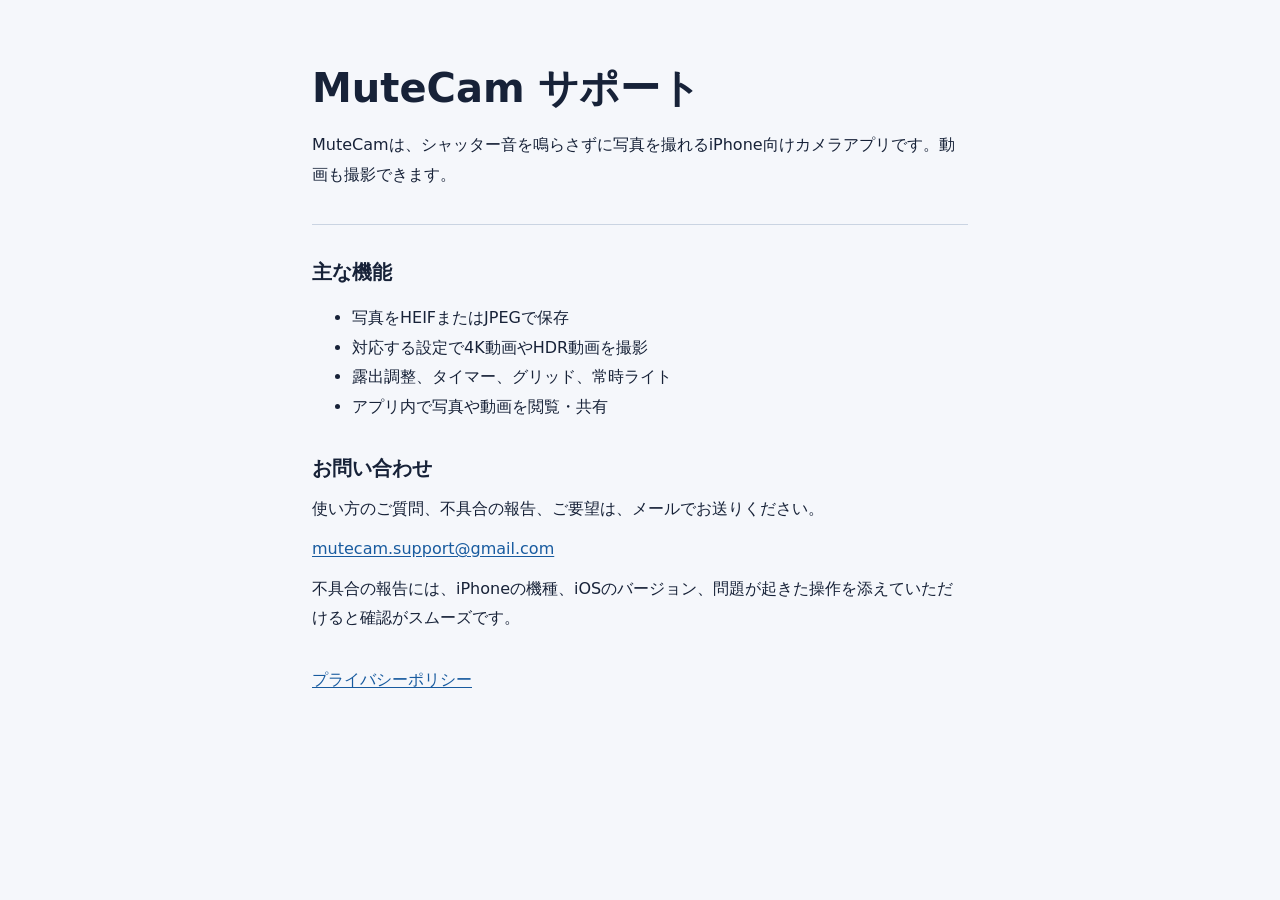
<file: index.html>
<!doctype html>
<html lang="ja">
<head>
  <meta charset="utf-8">
  <meta name="viewport" content="width=device-width, initial-scale=1">
  <meta name="description" content="静かに写真や動画を撮れるiPhone向けカメラアプリ、MuteCamの主な機能とお問い合わせ先。">
  <title>MuteCam サポート</title>
  <link rel="stylesheet" href="styles.css">
</head>
<body>
<main>
  <header>
    <h1>MuteCam サポート</h1>
    <p>MuteCamは、シャッター音を鳴らさずに写真を撮れるiPhone向けカメラアプリです。動画も撮影できます。</p>
  </header>

  <section>
    <h2>主な機能</h2>
    <ul>
      <li>写真をHEIFまたはJPEGで保存</li>
      <li>対応する設定で4K動画やHDR動画を撮影</li>
      <li>露出調整、タイマー、グリッド、常時ライト</li>
      <li>アプリ内で写真や動画を閲覧・共有</li>
    </ul>
  </section>

  <section>
    <h2>お問い合わせ</h2>
    <p>使い方のご質問、不具合の報告、ご要望は、メールでお送りください。</p>
    <p><a href="mailto:mutecam.support@gmail.com">mutecam.support@gmail.com</a></p>
    <p>不具合の報告には、iPhoneの機種、iOSのバージョン、問題が起きた操作を添えていただけると確認がスムーズです。</p>
  </section>

  <nav aria-label="サイト内ナビゲーション">
    <a href="privacy/">プライバシーポリシー</a>
  </nav>
</main>
</body>
</html>
</file>
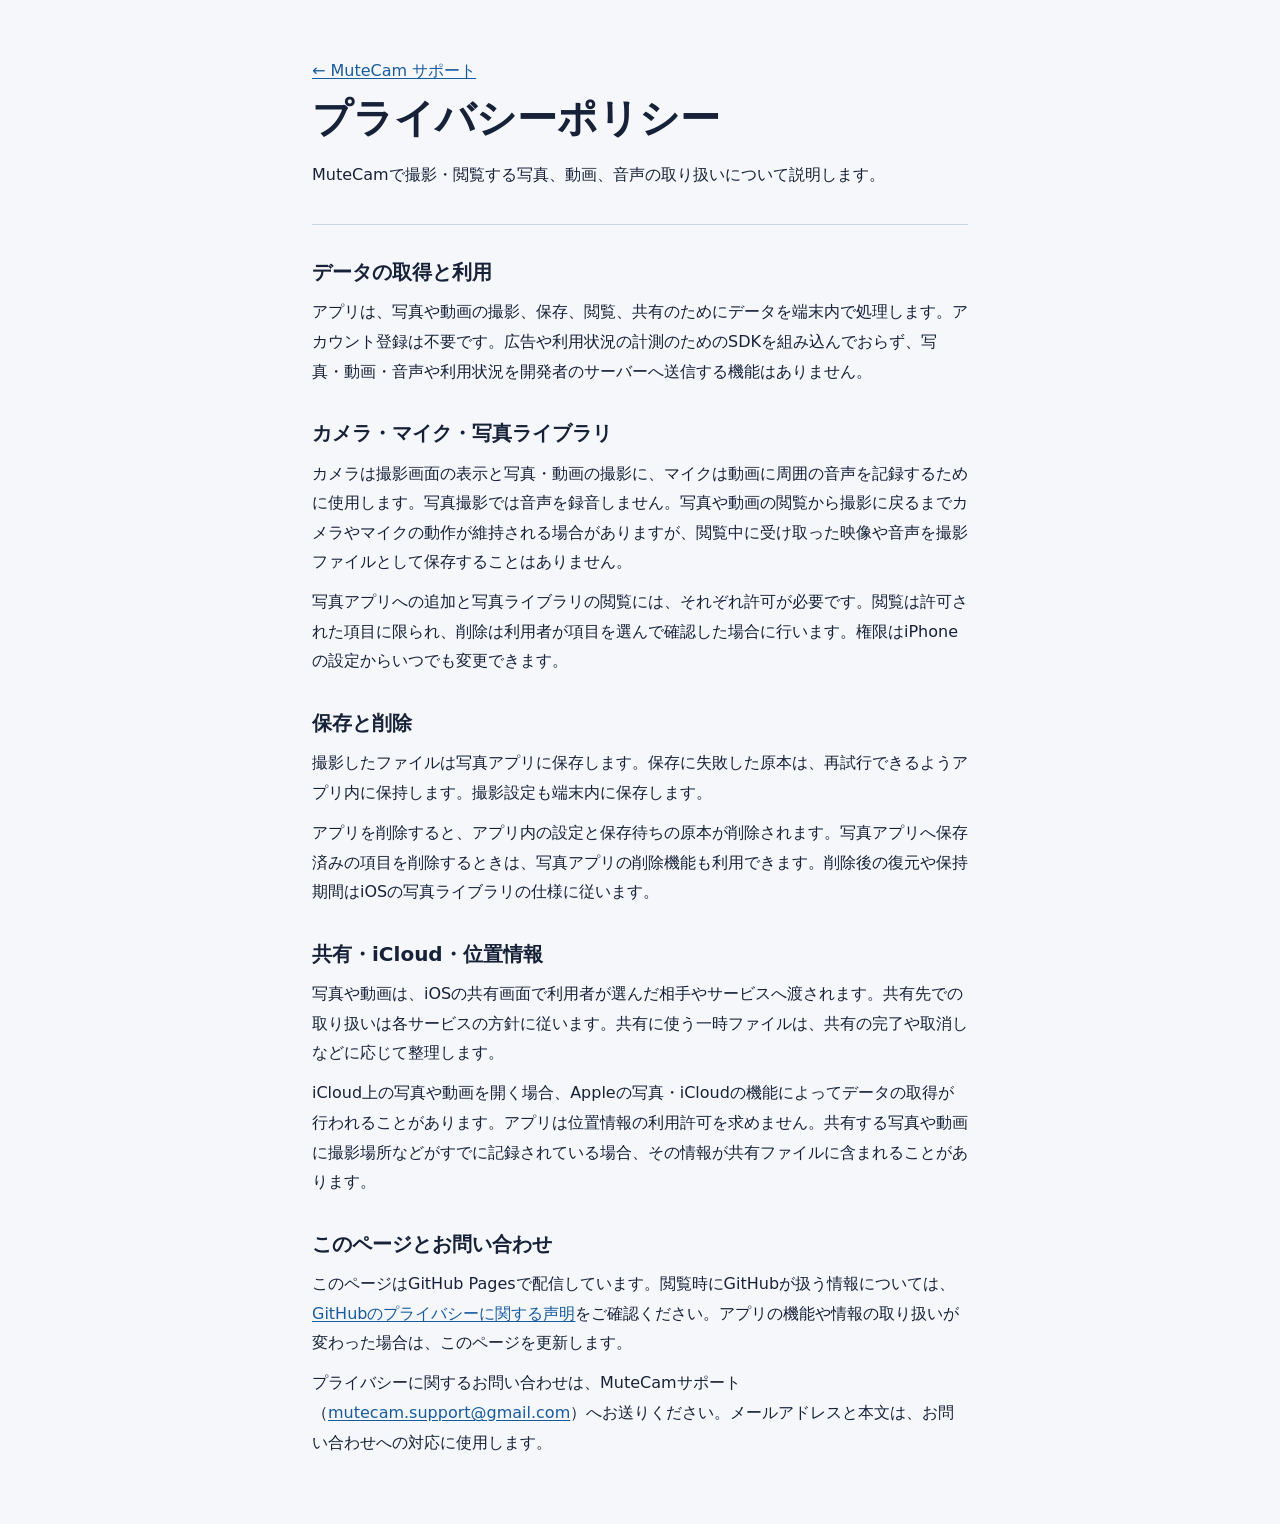
<file: privacy/index.html>
<!doctype html>
<html lang="ja">
<head>
  <meta charset="utf-8">
  <meta name="viewport" content="width=device-width, initial-scale=1">
  <meta name="description" content="MuteCamのプライバシーポリシー。撮影時の権限と、写真・動画・音声の取り扱いについて。">
  <title>プライバシーポリシー | MuteCam</title>
  <link rel="stylesheet" href="../styles.css">
</head>
<body>
<main>
  <header>
    <nav aria-label="サイト内ナビゲーション"><a href="../">← MuteCam サポート</a></nav>
    <h1>プライバシーポリシー</h1>
    <p>MuteCamで撮影・閲覧する写真、動画、音声の取り扱いについて説明します。</p>
  </header>

  <section>
    <h2>データの取得と利用</h2>
    <p>アプリは、写真や動画の撮影、保存、閲覧、共有のためにデータを端末内で処理します。アカウント登録は不要です。広告や利用状況の計測のためのSDKを組み込んでおらず、写真・動画・音声や利用状況を開発者のサーバーへ送信する機能はありません。</p>
  </section>

  <section>
    <h2>カメラ・マイク・写真ライブラリ</h2>
    <p>カメラは撮影画面の表示と写真・動画の撮影に、マイクは動画に周囲の音声を記録するために使用します。写真撮影では音声を録音しません。写真や動画の閲覧から撮影に戻るまでカメラやマイクの動作が維持される場合がありますが、閲覧中に受け取った映像や音声を撮影ファイルとして保存することはありません。</p>
    <p>写真アプリへの追加と写真ライブラリの閲覧には、それぞれ許可が必要です。閲覧は許可された項目に限られ、削除は利用者が項目を選んで確認した場合に行います。権限はiPhoneの設定からいつでも変更できます。</p>
  </section>

  <section>
    <h2>保存と削除</h2>
    <p>撮影したファイルは写真アプリに保存します。保存に失敗した原本は、再試行できるようアプリ内に保持します。撮影設定も端末内に保存します。</p>
    <p>アプリを削除すると、アプリ内の設定と保存待ちの原本が削除されます。写真アプリへ保存済みの項目を削除するときは、写真アプリの削除機能も利用できます。削除後の復元や保持期間はiOSの写真ライブラリの仕様に従います。</p>
  </section>

  <section>
    <h2>共有・iCloud・位置情報</h2>
    <p>写真や動画は、iOSの共有画面で利用者が選んだ相手やサービスへ渡されます。共有先での取り扱いは各サービスの方針に従います。共有に使う一時ファイルは、共有の完了や取消しなどに応じて整理します。</p>
    <p>iCloud上の写真や動画を開く場合、Appleの写真・iCloudの機能によってデータの取得が行われることがあります。アプリは位置情報の利用許可を求めません。共有する写真や動画に撮影場所などがすでに記録されている場合、その情報が共有ファイルに含まれることがあります。</p>
  </section>

  <section>
    <h2>このページとお問い合わせ</h2>
    <p>このページはGitHub Pagesで配信しています。閲覧時にGitHubが扱う情報については、<a href="https://docs.github.com/ja/site-policy/privacy-policies/github-general-privacy-statement">GitHubのプライバシーに関する声明</a>をご確認ください。アプリの機能や情報の取り扱いが変わった場合は、このページを更新します。</p>
    <p>プライバシーに関するお問い合わせは、MuteCamサポート（<a href="mailto:mutecam.support@gmail.com">mutecam.support@gmail.com</a>）へお送りください。メールアドレスと本文は、お問い合わせへの対応に使用します。</p>
  </section>
</main>
</body>
</html>
</file>
<file: styles.css>
:root { color-scheme: light dark; background: #f5f7fb; color: #172238; }
body { margin: 0; font-family: system-ui, sans-serif; font-size: 1rem; line-height: 1.85; overflow-wrap: anywhere; }
main { box-sizing: border-box; max-inline-size: 48rem; margin-inline: auto; padding: clamp(1.25rem, 5vw, 3.5rem); }
header { padding-block-end: 1.5rem; border-block-end: 1px solid #cad4e2; }
h1 { font-size: clamp(1.65rem, 5vw, 2.5rem); line-height: 1.3; margin: .4rem 0 1rem; }
h2 { font-size: 1.25rem; line-height: 1.5; margin: 0 0 .65rem; }
section, main > nav { margin-block-start: 2rem; }
p { margin: .65rem 0; }
a { color: #185b9f; text-underline-offset: .15em; }
a:focus-visible { outline: 2px solid currentColor; outline-offset: .2rem; }

@media (prefers-color-scheme: dark) {
  :root { background: #111a29; color: #e9eef7; }
  header { border-color: #3d4b61; }
  a { color: #92c8ff; }
}
</file>
